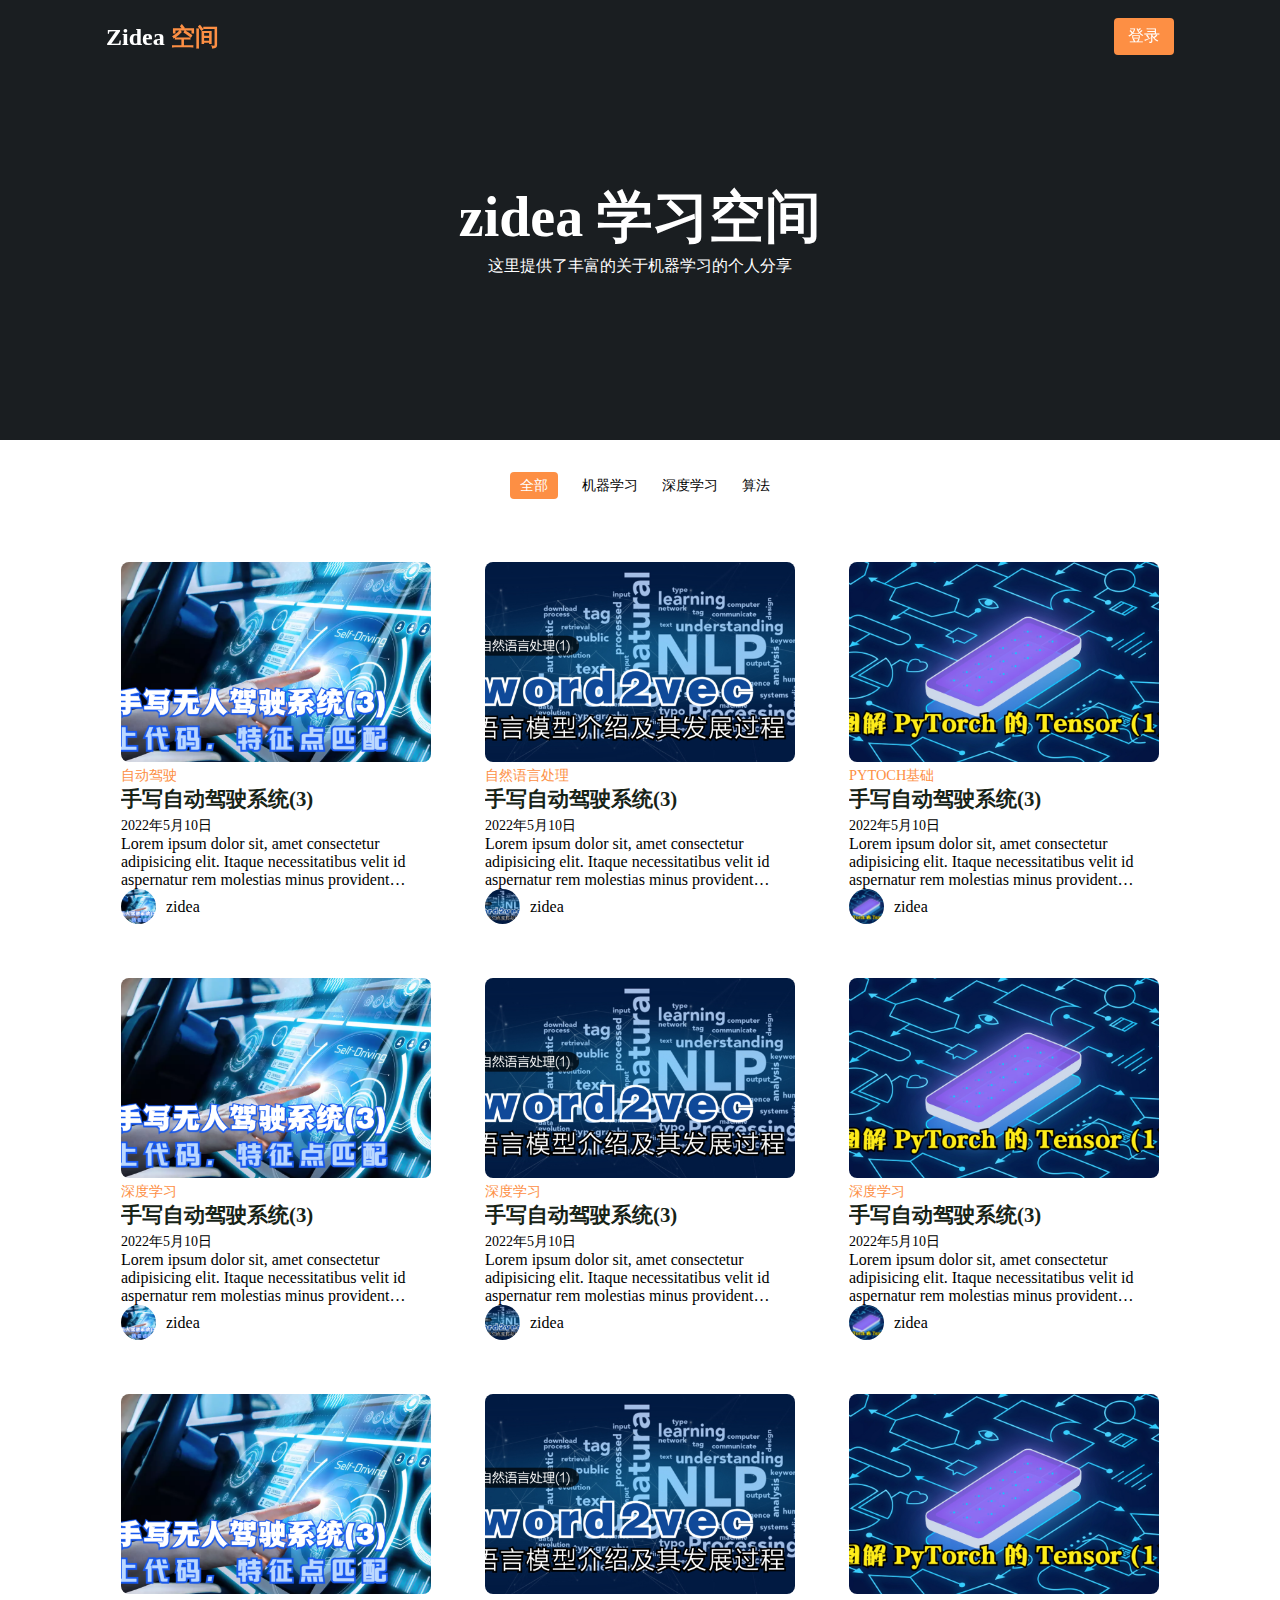
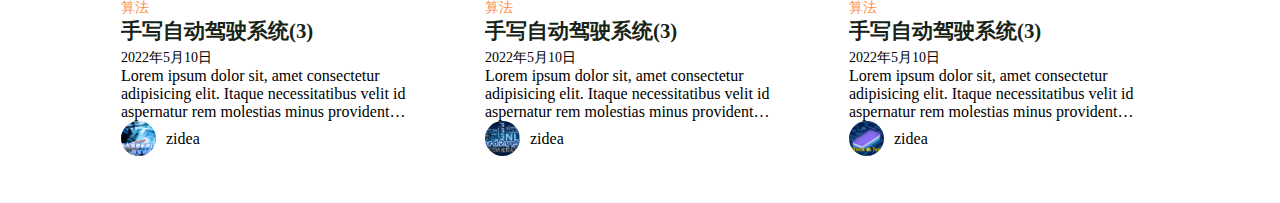
<file: index.html>
<!DOCTYPE html>
<html lang="en">
<head>
    <meta charset="UTF-8">
    <meta http-equiv="X-UA-Compatible" content="IE=edge">
    <meta name="viewport" content="width=device-width, initial-scale=1.0">
    <title>zidea blog</title>
    <!-- Link To CSS -->
    <link rel="stylesheet" href="src/style.css">
    <!-- Box Icons -->
    <link href='https://unpkg.com/boxicons@2.1.4/css/boxicons.min.css' rel='stylesheet'>
</head>
<body>

    <!-- Header -->
    <header>
        <!-- Nav -->
        <div class="nav container">
            <!-- logo -->
            <a href="#" class="logo">Zidea <span>空间</span></a>
            <!-- logo Btn -->
            <a href="#" class="login">登录</a>
        </div>
    </header>

    <!-- Home -->
    <section class="home" id="home">
        <div class="home-text container">
            <h2 class="home-title">zidea 学习空间</h2>
            <span class="home-subtitle">
                这里提供了丰富的关于机器学习的个人分享
            </span>
        </div>
    </section>

    <!-- Post Filter -->
    <div class="post-filter container">
        <span class="filter-item active-filter" data-filter='all'>全部</span>
        <span class="filter-item" data-filter='ml'>机器学习</span>
        <span class="filter-item" data-filter='dl'>深度学习</span>
        <span class="filter-item" data-filter='algorithm'>算法</span>
    </div>

    <!-- Pots -->
    <section class="post container">

            <!-- Post Box 1 -->
            <div class="post-box ml">
                <img src="assets/covers/self_drive_003.png" alt="自动驾驶" class="post-img">
                <h2 class="category">自动驾驶</h2>
                <a href="post-page.post-page.html" class="post-title">
                    手写自动驾驶系统(3)
                </a>
                <span class="post-date">2022年5月10日</span>
                <p class="post-description">
                    Lorem ipsum dolor sit, amet consectetur adipisicing elit. Itaque necessitatibus velit id aspernatur rem molestias minus provident perferendis commodi fugiat aperiam, aliquam unde voluptatem iure quaerat ipsam fuga pariatur quas!
                </p>
                <div class="profile">
                    <img src="assets/covers/self_drive_003.png" alt="" class="profile-img">
                    <span class="profile-name">zidea</span>
                </div>            
            </div>
            <!-- Post Box 2 -->
            <div class="post-box ml">
                <img src="assets/covers/npl_word2vec.png" alt="自然语言处理" class="post-img">
                <h2 class="category">自然语言处理</h2>
                <a href="post-page.post-page.html" class="post-title">
                    手写自动驾驶系统(3)
                </a>
                <span class="post-date">2022年5月10日</span>
                <p class="post-description">
                    Lorem ipsum dolor sit, amet consectetur adipisicing elit. Itaque necessitatibus velit id aspernatur rem molestias minus provident perferendis commodi fugiat aperiam, aliquam unde voluptatem iure quaerat ipsam fuga pariatur quas!
                </p>
                <div class="profile">
                    <img src="assets/covers/npl_word2vec.png" alt="" class="profile-img">
                    <span class="profile-name">zidea</span>
                </div>            
            </div>
            <!-- Post Box 3 -->
            <div class="post-box ml">
                <img src="assets/covers/pytorch_tensor_001.png" alt="pytoch基础" class="post-img">
                <h2 class="category">pytoch基础</h2>
                <a href="post-page.post-page.html" class="post-title">
                    手写自动驾驶系统(3)
                </a>
                <span class="post-date">2022年5月10日</span>
                <p class="post-description">
                    Lorem ipsum dolor sit, amet consectetur adipisicing elit. Itaque necessitatibus velit id aspernatur rem molestias minus provident perferendis commodi fugiat aperiam, aliquam unde voluptatem iure quaerat ipsam fuga pariatur quas!
                </p>
                <div class="profile">
                    <img src="assets/covers/pytorch_tensor_001.png" alt="" class="profile-img">
                    <span class="profile-name">zidea</span>
                </div>            
            </div>
            <!-- Post Box 4 -->
            <div class="post-box dl">
                <img src="assets/covers/self_drive_003.png" alt="自动驾驶" class="post-img">
                <h2 class="category">深度学习</h2>
                <a href="post-page.post-page.html" class="post-title">
                    手写自动驾驶系统(3)
                </a>
                <span class="post-date">2022年5月10日</span>
                <p class="post-description">
                    Lorem ipsum dolor sit, amet consectetur adipisicing elit. Itaque necessitatibus velit id aspernatur rem molestias minus provident perferendis commodi fugiat aperiam, aliquam unde voluptatem iure quaerat ipsam fuga pariatur quas!
                </p>
                <div class="profile">
                    <img src="assets/covers/self_drive_003.png" alt="" class="profile-img">
                    <span class="profile-name">zidea</span>
                </div>            
            </div>
            <!-- Post Box 5 -->
            <div class="post-box dl">
                <img src="assets/covers/npl_word2vec.png" alt="自然语言处理" class="post-img">
                <h2 class="category">深度学习</h2>
                <a href="post-page.post-page.html" class="post-title">
                    手写自动驾驶系统(3)
                </a>
                <span class="post-date">2022年5月10日</span>
                <p class="post-description">
                    Lorem ipsum dolor sit, amet consectetur adipisicing elit. Itaque necessitatibus velit id aspernatur rem molestias minus provident perferendis commodi fugiat aperiam, aliquam unde voluptatem iure quaerat ipsam fuga pariatur quas!
                </p>
                <div class="profile">
                    <img src="assets/covers/npl_word2vec.png" alt="" class="profile-img">
                    <span class="profile-name">zidea</span>
                </div>            
            </div>
            <!-- Post Box 6 -->
            <div class="post-box dl">
                <img src="assets/covers/pytorch_tensor_001.png" alt="pytoch基础" class="post-img">
                <h2 class="category">深度学习</h2>
                <a href="post-page.post-page.html" class="post-title">
                    手写自动驾驶系统(3)
                </a>
                <span class="post-date">2022年5月10日</span>
                <p class="post-description">
                    Lorem ipsum dolor sit, amet consectetur adipisicing elit. Itaque necessitatibus velit id aspernatur rem molestias minus provident perferendis commodi fugiat aperiam, aliquam unde voluptatem iure quaerat ipsam fuga pariatur quas!
                </p>
                <div class="profile">
                    <img src="assets/covers/pytorch_tensor_001.png" alt="" class="profile-img">
                    <span class="profile-name">zidea</span>
                </div>            
            </div>
            <!-- Post Box 4 -->
            <div class="post-box algorithm">
                <img src="assets/covers/self_drive_003.png" alt="自动驾驶" class="post-img">
                <h2 class="category">算法</h2>
                <a href="post-page.post-page.html" class="post-title">
                    手写自动驾驶系统(3)
                </a>
                <span class="post-date">2022年5月10日</span>
                <p class="post-description">
                    Lorem ipsum dolor sit, amet consectetur adipisicing elit. Itaque necessitatibus velit id aspernatur rem molestias minus provident perferendis commodi fugiat aperiam, aliquam unde voluptatem iure quaerat ipsam fuga pariatur quas!
                </p>
                <div class="profile">
                    <img src="assets/covers/self_drive_003.png" alt="" class="profile-img">
                    <span class="profile-name">zidea</span>
                </div>            
            </div>
            <!-- Post Box 5 -->
            <div class="post-box algorithm">
                <img src="assets/covers/npl_word2vec.png" alt="自然语言处理" class="post-img">
                <h2 class="category">算法</h2>
                <a href="post-page.post-page.html" class="post-title">
                    手写自动驾驶系统(3)
                </a>
                <span class="post-date">2022年5月10日</span>
                <p class="post-description">
                    Lorem ipsum dolor sit, amet consectetur adipisicing elit. Itaque necessitatibus velit id aspernatur rem molestias minus provident perferendis commodi fugiat aperiam, aliquam unde voluptatem iure quaerat ipsam fuga pariatur quas!
                </p>
                <div class="profile">
                    <img src="assets/covers/npl_word2vec.png" alt="" class="profile-img">
                    <span class="profile-name">zidea</span>
                </div>            
            </div>
            <!-- Post Box 6 -->
            <div class="post-box algorithm">
                <img src="assets/covers/pytorch_tensor_001.png" alt="pytoch基础" class="post-img">
                <h2 class="category">算法</h2>
                <a href="post-page.post-page.html" class="post-title">
                    手写自动驾驶系统(3)
                </a>
                <span class="post-date">2022年5月10日</span>
                <p class="post-description">
                    Lorem ipsum dolor sit, amet consectetur adipisicing elit. Itaque necessitatibus velit id aspernatur rem molestias minus provident perferendis commodi fugiat aperiam, aliquam unde voluptatem iure quaerat ipsam fuga pariatur quas!
                </p>
                <div class="profile">
                    <img src="assets/covers/pytorch_tensor_001.png" alt="" class="profile-img">
                    <span class="profile-name">zidea</span>
                </div>            
            </div>
    </section>
    <!-- JQuery -->
    <script src="https://code.jquery.com/jquery-3.6.1.min.js" integrity="sha256-o88AwQnZB+VDvE9tvIXrMQaPlFFSUTR+nldQm1LuPXQ=" crossorigin="anonymous"></script>
    <!-- links To Js -->
    <script src="src/main.js"></script>
</body>
</html>
</file>
<file: src/style.css>
*{
  margin: 0;
  padding: 0;
  scroll-behavior: smooth;
  scroll-padding-top: 2rem;
  box-sizing: border-box;
}

/* Variables */
:root{
  --container-color:#1a1e21;
  --second-color:#fd8f44;
  --text-color:#172317;
  --bg-color:#fff;
}
::selection{
  color: var(--bg-color);
  background: var(--second-color);
}

a{
  text-decoration: none;
}

li{
  list-style: none;
}
img{
  width: 100%;
}

section{
  padding: 3rem 0 2rem;
}
.container{
  max-width: 1068px;
  margin: auto;
  width: 100%;
}

/* Header */
header{
  position: fixed;
  top: 0;
  left: 0;
  width: 100%;
  z-index: 200;
}

.nav{
  display: flex;
  align-items: center;
  justify-content: space-between;
  padding: 18px 0;
}

.logo{
  font-size: 1.5rem;
  font-weight: 600;
  color: var(--bg-color);
}

.logo span{
  color: var(--second-color);
}

.login{
  padding: 8px 14px;
  text-transform: uppercase;
  font-weight: 500;
  border-radius: 4px;
  background: var(--second-color);
  color: var(--bg-color);
}
.login:hover{
  background: hsl(24, 98%, 58%);
  transition: 0.3s;
}

/* Home */
.home{
  width: 100%;
  min-height: 440px;
  background: var(--container-color);
  display: grid;
  justify-content: center;
  align-items: center;
}
.home-text{
  color:var(--bg-color);
  text-align: center;
}
.home-title{
  font-size: 3.5rem;
}
.home-subtitle{
  font-size: 1rem;
  font-weight: 400;
}

/* Post Filter */
.post-filter{
  display: flex;
  justify-content: center;
  align-items: center;
  column-gap: 1.5rem;
  margin-top: 2rem !important;
}
.filter-item{
  font-size: 0.9rem;
  font-weight: 500;
  cursor: pointer;
}

.active-filter{
  background: var(--second-color);
  color: var(--bg-color);
  padding: 4px 10px;
  border-radius: 4px;
}

/* Post */
.post{
  display: grid;
  grid-template-columns: repeat(auto-fit,minmax(280px,auto));
  justify-content: center;
  gap: 1.5rem;
}
.post-box{
  background: var(--bg-color);
  box-shadow: 0 4px 14px hsl(355deg,   25%/10%);
  padding: 15px;
  border-radius: 0.5rem;
}

.post-img{
  width: 100%;
  height: 200px;
  object-fit: cover;
  object-position: center;
  border-radius: 0.5rem;
}

.category{
  font-size: 0.9rem;
  font-weight: 500;
  text-transform: uppercase;
  color: var(--second-color);
}

.post-title{
  font-size: 1.3rem;
  font-weight: 600;
  color:var(--text-color);
  display: -webkit-box;
  -webkit-line-clamp: 2;
  -webkit-box-orient: vertical;
  overflow: hidden;
}

.post-date{
  display: flex;
  font-size: 0.875rem;
  text-transform: uppercase;
  font-weight: 400;
  margin-top: 4px;
}

.post-description{
  display: -webkit-box;
  -webkit-line-clamp: 3;
  -webkit-box-orient: vertical;
  overflow: hidden;
}

.profile{
  display: flex;
  align-items: center;
  gap: 10px;

}

.profile-img{
  width: 35px;
  height: 35px;
  border-radius: 50%;
  object-fit: cover;

}
</file>
